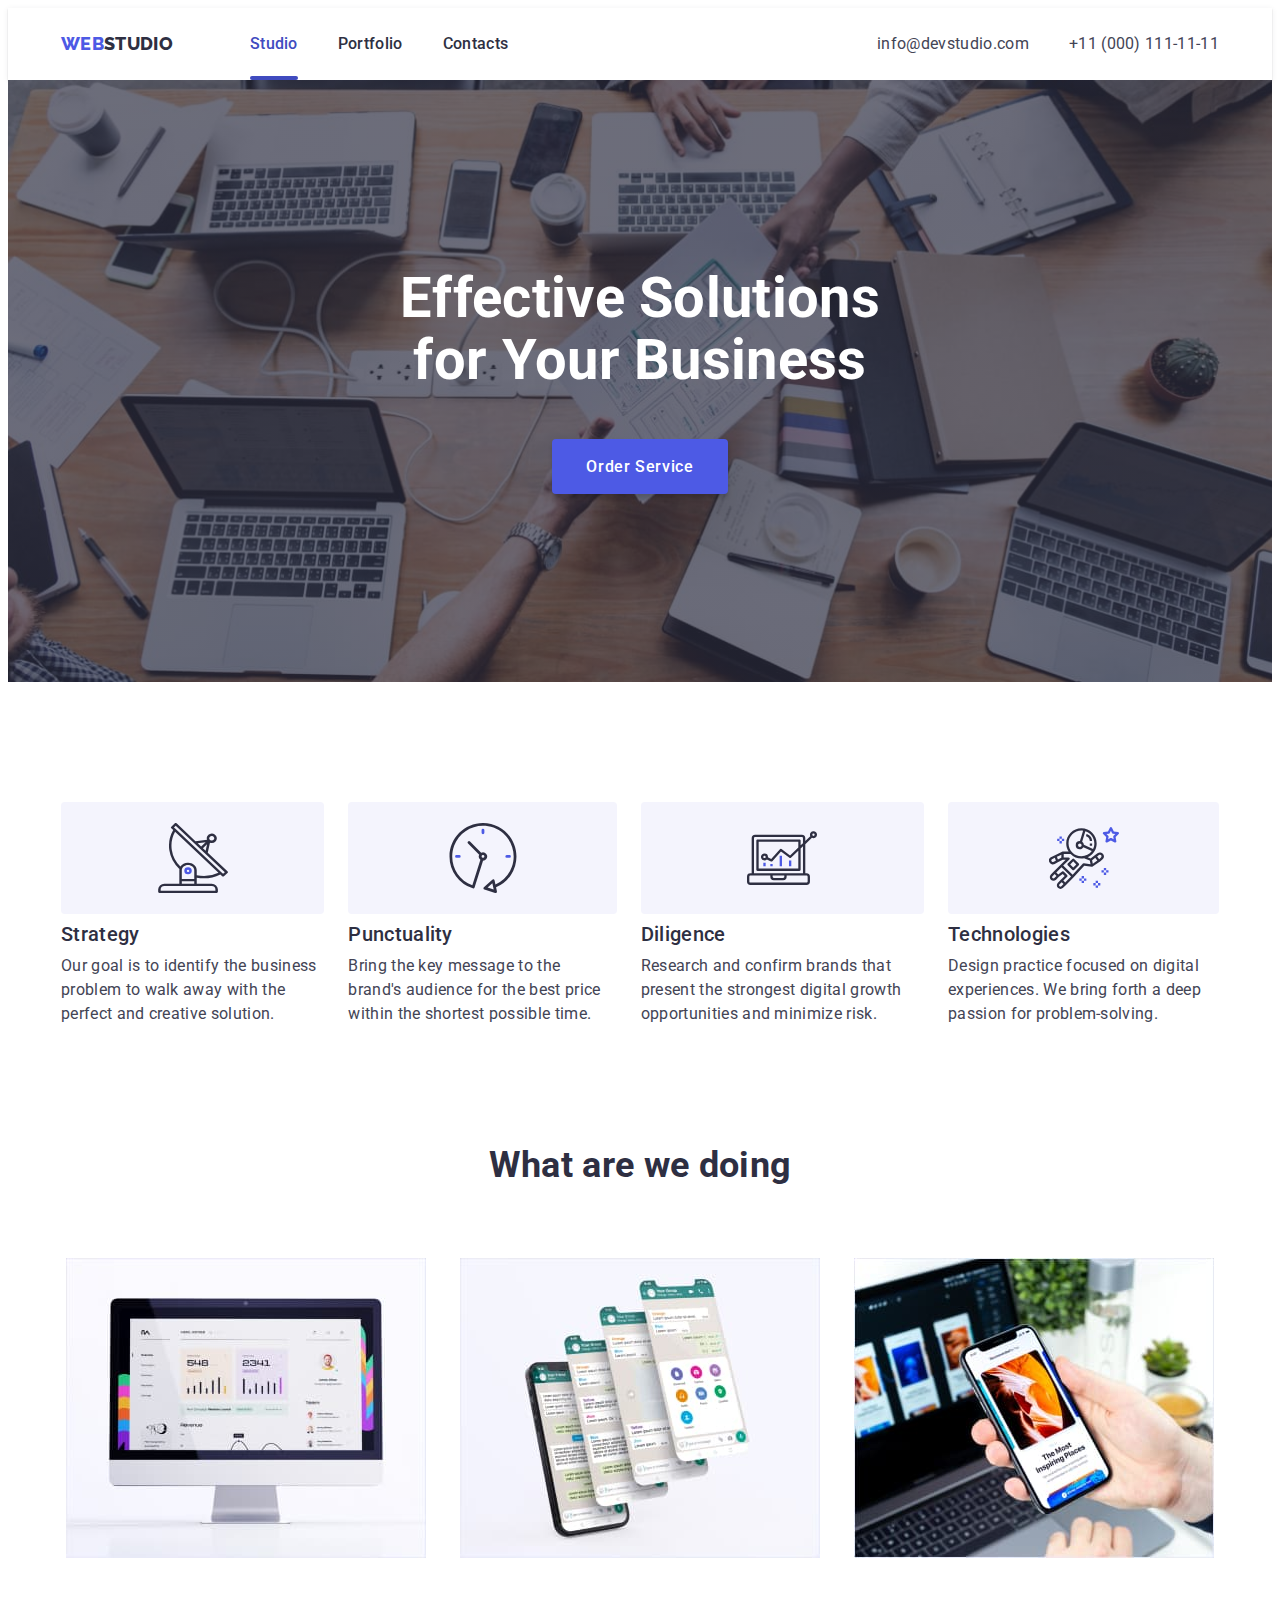
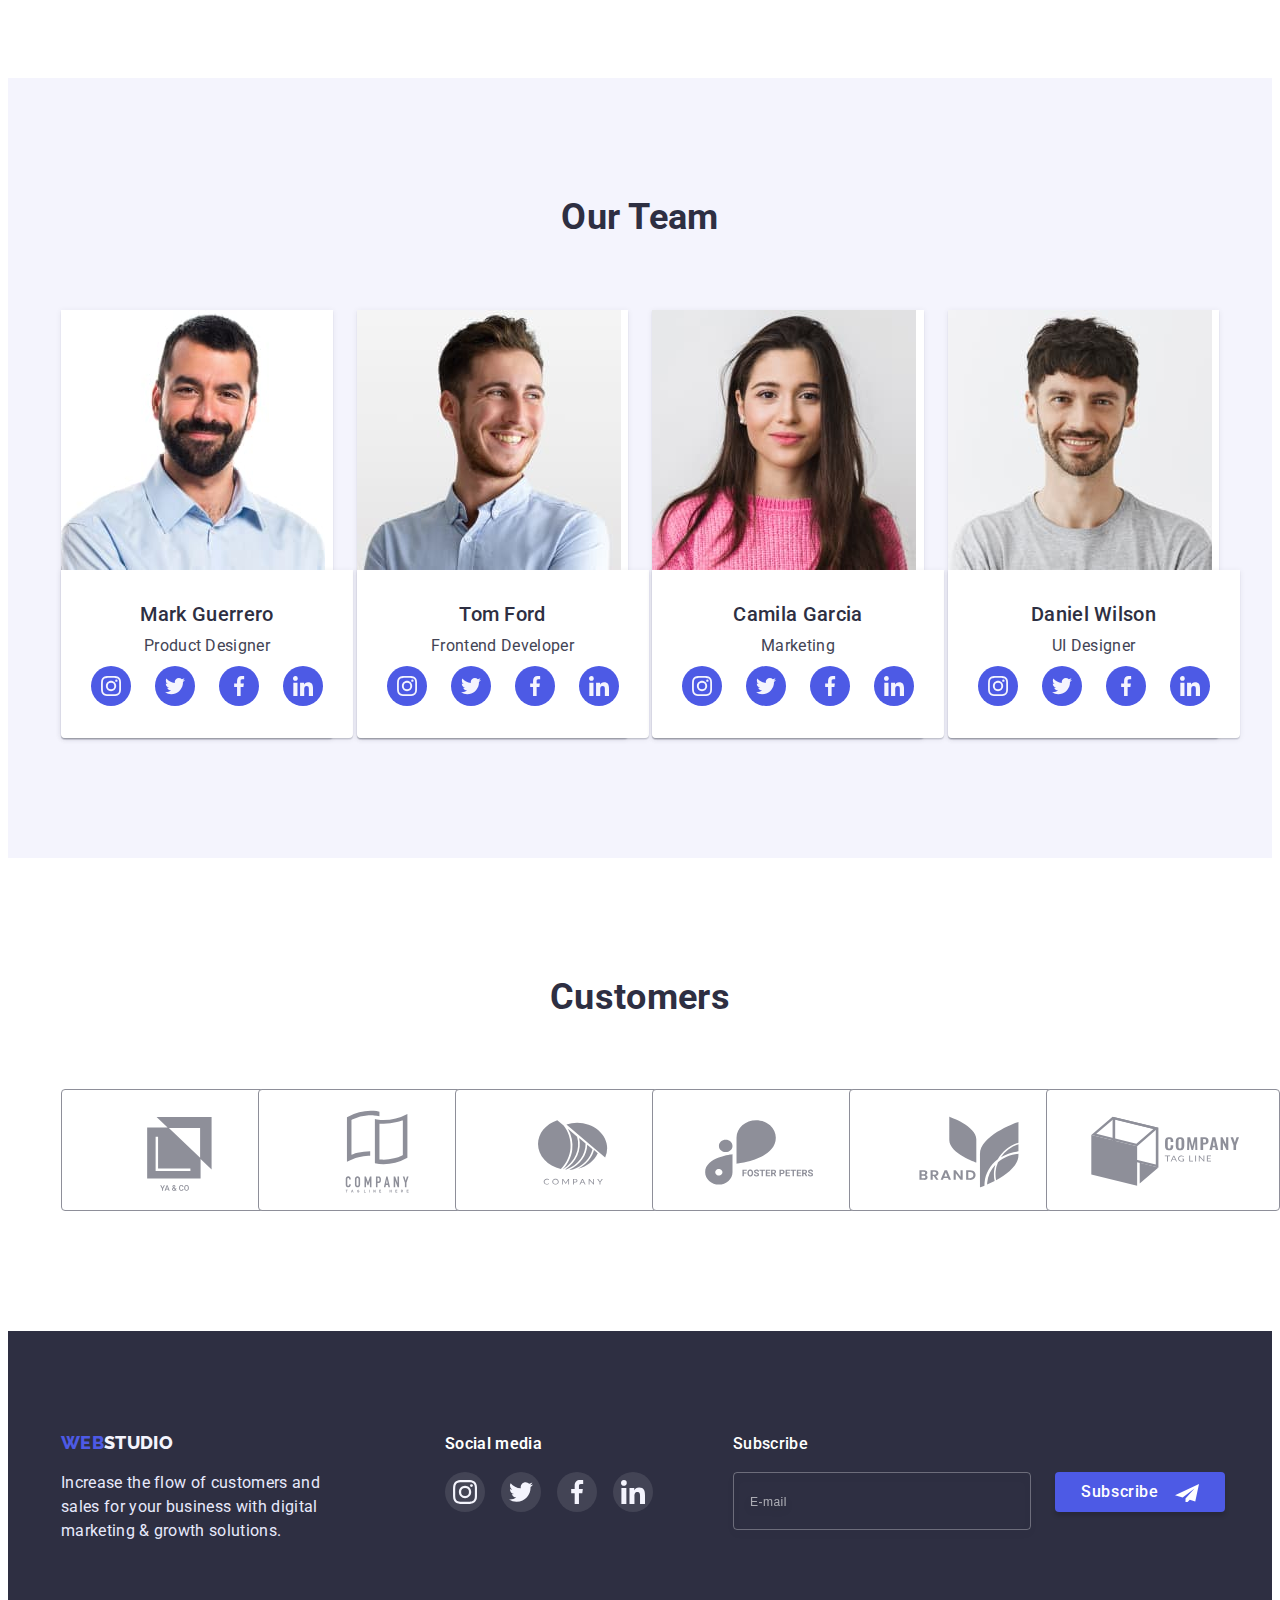
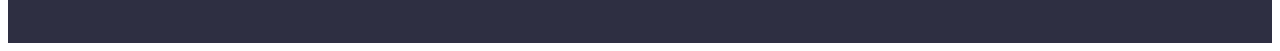
<file: index.html>
<!DOCTYPE html>
<html lang="en">
<head>
    <meta charset="UTF-8">
    <meta http-equiv="X-UA-Compatible" content="IE=edge">
    <meta name="viewport" content="width=device-width, initial-scale=1.0" />
    <title>WebStudio</title>
    <link rel="preconnect" href="https://fonts.googleapis.com">
    <link rel="preconnect" href="https://fonts.gstatic.com" crossorigin>
    <link href="https://fonts.googleapis.com/css2?family=Raleway:wght@800&family=Roboto:wght@400;500;700;900&display=swap" rel="stylesheet">
    <link rel="stylesheet" href="https://cdnjs.cloudflare.com/ajax/libs/modern-normalize/1.1.0/modern-normalize.min.css" 
        integrity="sha512-wpPYUAdjBVSE4KJnH1VR1HeZfpl1ub8YT/NKx4PuQ5NmX2tKuGu6U/JRp5y+Y8XG2tV+wKQpNHVUX03MfMFn9Q==" crossorigin="anonymous" referrerpolicy="no-referrer"/>
    <link rel="stylesheet" href="./css/styles.css">
</head>
<body>
    <header>
        <div class="container nav-heder">
            <a class="logo" href="/">  <span class="logo-web">WEB</span>STUDIO  </a>
            <nav class="nav-div">
                <ul class="navigation list">            
                    <li>  <a href="/" class="nav-link link navigation-active">Studio</a>       </li>
                    <li>  <a href="./portfolio.html" class="nav-link link">Portfolio</a>      </li>
                    <li>  <a href="" class="nav-link link"> Contacts  </a>      </li>
                </ul>
            </nav>
            <div class="auth-div">
                <ul class="auth-nav list">
                    <li><a class="auth-list link" href="mailto:info@devstudio.com">info@devstudio.com</a></li>
                    <li><a class="auth-list link" href="tel:+11(000)111-11-11">+11 (000) 111-11-11</a></li>
                </ul> 
            </div> 
            <button class="menu-toggle js-open-menu " type="button"  aria-expanded="false"
                aria-controls="mobile-menu" >
                <svg class="" width="32" height="22">
                    <use href="./images/icons.svg#menu"></use>
                </svg>
            </button>
        </div>             
    </header>
    <main>
        
        <section class="section-hero">
            <div class="container cont-hero">  
                <h1 class="hero-title">Effective Solutions for Your Business</h1>
                <button  class="sec-hero-button" type="button" data-modal-open>Order Service</button>                    
            </div> 
        </section>
        
        <section class="section-workmeth section">
            <div class="container">
                <h2 class="visually-hidden">Our work methods</h2>
                <ul class="sec-workmeth-ul list">
                    <li class="icon-antena">                        
                        <h3 class="section-title-h3">Strategy</h3>
                        <p class="text">Our goal is to identify the business
                        problem to walk away with the perfect and creative solution. </p>
                    </li>
                    <li class="icon-clock">
                        <h3 class="section-title-h3">Punctuality</h3>
                        <p class="text">Bring the key message to the brand's audience for the best price within the shortest possible time.</p>
                    </li>
                    <li class="icon-diagram">
                        <h3 class="section-title-h3">Diligence</h3>
                        <p class="text">Research and confirm brands that present the strongest digital growth opportunities and minimize risk.</p>
                    </li>
                    <li class="icon-astronaut">
                        <h3 class="section-title-h3">Technologies</h3>
                        <p class="text">Design practice focused on digital experiences. We bring forth a deep passion for problem-solving. </p>
                    </li>
                </ul>
            </div>
        </section>

        <section class="section-doing section">
            <div class="container text-center">
                <h2 class="section-title">What are we doing</h2>
                <ul class="list doing-list">
                    <li> <img srcset="./images/monitor-360.jpg 1x, ./images/monitor-720.jpg 2x" 
                        src="./images/monitor-360.jpg" alt="foto computer monitor" width="360" height="300">  </li>
                    <li> <img srcset="./images/mobileapp-360.jpg 1x, ./images/mobileapp-720.jpg 2x" 
                        src="./images/mobileapp-360.jpg" alt="foto mobile app" width="360" height="300">      </li>
                    <li> <img srcset="./images/notebook-360.jpg 1x, ./images/notebook-720.jpg 2x"
                        src="./images/notebook-360.jpg" alt="foto mobile phones" width="360" height="300">    </li>
                </ul>
            </div>
        </section>

        <section class="section-ourteam section">
            <div class="container text-center">
                <h2 class="section-title">Our Team</h2>
                <ul class="sec-ourteam-ul list">
                    <li class="sec-ourteam">
                        <img srcset="./images/productdes1.jpg 1x, ./images/productdes-520.jpg 2x"
                            src="./images/productdes1.jpg" alt="foto product designer" width="264" height="260">
                        <div class="ourteam-item">
                            <h3 class="section-title-h3">Mark Guerrero</h3>
                            <p class="text"> Product Designer</p> 
                            <ul class="social-list">
                                <li class="social-item">
                                    <a href="" class="social-link instagram">
                                        <svg class="social-icon">
                                            <use href="./images/icons.svg#icon-instagram"></use>
                                        </svg>
                                    </a>
                                </li>
                                <li class="social-item">
                                    <a href="" class="social-link twitter">
                                        <svg class="social-icon">
                                            <use href="./images/icons.svg#icon-twitter"></use>
                                        </svg>
                                    </a>
                                </li>
                                <li class="social-item">
                                    <a href="" class="social-link facebook">
                                        <svg class="social-icon">
                                            <use href="./images/icons.svg#icon-facebook"></use>
                                        </svg>
                                    </a>
                                </li>
                                <li class="social-item">
                                    <a href="" class="social-link linkedin">
                                        <svg class="social-icon">
                                            <use href="./images/icons.svg#icon-linkedin"></use>
                                        </svg>
                                    </a>
                                </li>
                            </ul>

                        </div>            
                    </li>
                    <li class="sec-ourteam">
                        <img srcset="./images/frontenddevelopt1.jpg 1x, ./images/frontenddevelopt-520.jpg 2x"
                            src="./images/frontenddevelopt1.jpg" alt="foto Frontend Developer" width="264" height="260">
                        <div class="ourteam-item">
                            <h3 class="section-title-h3">Tom Ford</h3>
                            <p class="text">Frontend Developer</p>   
                            <ul class="social-list">
                                <li class="social-item">
                                    <a href="" class="social-link instagram">
                                        <svg class="social-icon">
                                            <use href="./images/icons.svg#icon-instagram"></use>
                                        </svg>
                                    </a>
                                </li>
                                <li class="social-item">
                                    <a href="" class="social-link twitter">
                                        <svg class="social-icon">
                                            <use href="./images/icons.svg#icon-twitter"></use>
                                        </svg>
                                    </a>
                                </li>
                                <li class="social-item">
                                    <a href="" class="social-link facebook">
                                        <svg class="social-icon">
                                            <use href="./images/icons.svg#icon-facebook"></use>
                                        </svg>
                                    </a>
                                </li>
                                <li class="social-item">
                                    <a href="" class="social-link linkedin">
                                        <svg class="social-icon">
                                            <use href="./images/icons.svg#icon-linkedin"></use>
                                        </svg>
                                    </a>
                                </li>
                            </ul>  
                        </div> 
                                     
                    </li>
                    <li class="sec-ourteam">
                        <img srcset="./images/marketing1.jpg 1x, ./images/marketing-520.jpg 2x"
                            src="./images/marketing1.jpg" alt="foto girl of Marketing" width="264" height="260">
                        <div class="ourteam-item">
                            <h3 class="section-title-h3">Camila Garcia</h3>
                            <p class="text">Marketing</p>  
                            <ul class="social-list">
                                <li class="social-item">
                                    <a href="" class="social-link instagram">
                                        <svg class="social-icon">
                                            <use href="./images/icons.svg#icon-instagram"></use>
                                        </svg>
                                    </a>
                                </li>
                                <li class="social-item">
                                    <a href="" class="social-link twitter">
                                        <svg class="social-icon">
                                            <use href="./images/icons.svg#icon-twitter"></use>
                                        </svg>
                                    </a>
                                </li>
                                <li class="social-item">
                                    <a href="" class="social-link facebook">
                                        <svg class="social-icon">
                                            <use href="./images/icons.svg#icon-facebook"></use>
                                        </svg>
                                    </a>
                                </li>
                                <li class="social-item">
                                    <a href="" class="social-link linkedin">
                                        <svg class="social-icon">
                                            <use href="./images/icons.svg#icon-linkedin"></use>
                                        </svg>
                                    </a>
                                </li>
                            </ul>
                        </div> 
                                              
                    </li>
                    <li class="sec-ourteam">
                        <img srcset="./images/uidesiner1.jpg 1x, ./images/uidesiner-520.jpg 2x"
                            src="./images/uidesiner1.jpg" alt="foto UI Designer" width="264" height="260">                        
                        <div class="ourteam-item">
                            <h3 class="section-title-h3">Daniel Wilson</h3>
                            <p class="text">UI Designer</p>   
                            <ul class="social-list">
                                <li class="social-item">
                                    <a href="" class="social-link instagram">
                                        <svg class="social-icon">
                                            <use href="./images/icons.svg#icon-instagram"></use>
                                        </svg>
                                    </a>
                                </li>
                                <li class="social-item">
                                    <a href="" class="social-link twitter">
                                        <svg class="social-icon">
                                            <use href="./images/icons.svg#icon-twitter"></use>
                                        </svg>
                                    </a>
                                </li>
                                <li class="social-item">
                                    <a href="" class="social-link facebook">
                                        <svg class="social-icon">
                                            <use href="./images/icons.svg#icon-facebook"></use>
                                        </svg>
                                    </a>
                                </li>
                                <li class="social-item">
                                    <a href="" class="social-link linkedin">
                                        <svg class="social-icon">
                                            <use href="./images/icons.svg#icon-linkedin"></use>
                                        </svg>
                                    </a>
                                </li>
                            </ul>  
                        </div> 
                                           
                    </li>
                </ul>
            </div>
        </section>  
        
        <section class="section-customers section">
            <div class="container text-center">
                <h2 class="section-title">Customers</h2>
                <ul class="customer-list list">
                    <li>
                        <a href="" class="customer-link client1">
                            <svg class="customer-icon">
                                <use href="./images/icons.svg#icon-client-1"></use>
                            </svg>
                        </a>
                    </li>
                    <li>
                        <a href="" class="customer-link client2">
                            <svg class="customer-icon">
                                <use href="./images/icons.svg#icon-client-2"></use>
                            </svg>
                        </a>
                    </li>
                    <li>
                        <a href="" class="customer-link client3">
                            <svg class="customer-icon">
                                <use href="./images/icons.svg#icon-client-3"></use>
                            </svg>
                        </a>
                    </li>
                    <li>
                        <a href="" class="customer-link client4">
                            <svg class="customer-icon">
                                <use href="./images/icons.svg#icon-client-4"></use>
                            </svg>
                        </a>
                    </li>
                    <li>
                        <a href="" class="customer-link client5">
                            <svg class="customer-icon">
                                <use href="./images/icons.svg#icon-client-5"></use>
                            </svg>
                        </a>
                    </li>
                    <li>
                        <a href="" class="customer-link client6">
                            <svg class="customer-icon">
                                <use href="./images/icons.svg#icon-client-6"></use>
                            </svg>
                        </a>
                    </li>
                </ul>
            </div>
        </section>
       
    </main>
    <footer class="cont-footer">
        <div class="container footer-div">
            <div>
                <a class="logo-footer" href="/" >  <span class="logo-web">WEB</span>STUDIO  </a>
                <p class="footer-text">Increase the flow of customers and sales for your business with digital marketing & growth solutions.</p>
            </div>
            <div class="footer-social-item">
                <p class="soc-link-text">Social media</p>
                <ul class="social-list footer">
                    <li class="social-item">
                        <a href="" class="social-link instagram footer">
                            <svg class="social-icon footer">
                                <use href="./images/icons.svg#icon-instagram"></use>
                            </svg>
                        </a>
                    </li>
                    <li class="social-item">
                        <a href="" class="social-link twitter footer">
                            <svg class="social-icon footer">
                                <use href="./images/icons.svg#icon-twitter"></use>
                            </svg>
                        </a>
                    </li>
                    <li class="social-item">
                        <a href="" class="social-link facebook footer">
                            <svg class="social-icon footer">
                                <use href="./images/icons.svg#icon-facebook"></use>
                            </svg>
                        </a>
                    </li>
                    <li class="social-item">
                        <a href="" class="social-link linkedin footer">
                            <svg class="social-icon footer">
                                <use href="./images/icons.svg#icon-linkedin"></use>
                            </svg>
                        </a>
                    </li>
                </ul>  
            </div>
            <div class="footer-subscribe-div">
                <p class="footer-label">Subscribe</p>
                <form class="footer-button-div">
                    <input class="footer-input" type="email" name="footer-Email" id="footer-Email" placeholder="E-mail"/>
                    <button class="sec-hero-button footer-button" type="submit">Subscribe
                        <svg  class="footer-svg">
                            <use href="./images/icons.svg#subscribe-button" ></use>
                        </svg>
                    </button>
                </form>    
            </div>
        </div>
    </footer>
    <div class="backdrop is-hidden" data-modal>
        <div class="modal">
            <button class="close-button" type="button" data-modal-close>
                <svg  class="close-svg">
                    <use href="./images/icons.svg#close-button"></use>
                </svg>
            </button>
            <h3 class="modal-text">Leave your contacts and we will call you back</h3>
            <form class="modal-form">

                <div class="input-div">
                    <label for="name" class="modal-label">Name</label>
                    <input class="modal-input" type="text" name="name" id="name" autofocus/>
                    <div>
                        <svg class="input-svg">
                            <use href="./images/icons.svg#input-name"></use>
                        </svg>
                    </div>
                </div>

                <div class="input-div">
                    <label for="phone" class="modal-label">Phone</label>
                    <input class="modal-input" type="tel" name="phone" id="phone" />
                    <div>
                        <svg class="input-svg">
                            <use href="./images/icons.svg#input-phone"></use>
                        </svg>
                    </div>
                </div>

                <div class="input-div">
                    <label for="Email" class="modal-label">Email</label>
                    <input class="modal-input" type="email" name="Email" id="Email"/>
                    <div>
                        <svg class="input-svg">
                            <use href="./images/icons.svg#input-email"></use>
                        </svg>
                    </div>
                </div>

                <div class="input-div">
                    <label for="Comment" class="modal-label">Comment</label>
                    <textarea class="modal-input" name="Comment" id="Comment" cols="30" rows="10" placeholder="Text input"></textarea>
                </div>

                <label class="checkbox">
                    <input  type="checkbox" name="policy" class="visually-hidden check-input"/>
                    <span class="check-icon">
                        <svg>
                            <use href="./images/icons.svg#check-input"></use>
                        </svg>
                    </span>
                    <span class="modal-checkbox">I accept the terms and conditions of the  <a href=""> Privacy Policy </a> </span>
                </label>
                
                <button class="sec-hero-button modal-button" type="submit">Send</button>
                

            </form>
        </div>
    </div>
    <div class="menu-container js-menu-container" id="mobile-menu">
        <button class="menu-toggle js-close-menu close-button">
            <svg class="close-svg" width="8" height="8">
                <use href="./images/icons.svg#close-button"></use>
            </svg>
        </button>
    
        <ul class="mobile-menu list">
            <li><a href="./index.html" class="nav-link link active">Studio</a></li>
            <li><a href="./portfolio.html" class="nav-link link">Portfolio</a></li>
            <li><a href="" class="nav-link link">Contacts</a></li>
        </ul>
        <div>
            <ul class="mobile-auth list">
                <li><a class="auth-list link" href="mailto:info@devstudio.com">info@devstudio.com</a></li>
                <li><a class="auth-list link active" href="tel:+11(000)111-11-11">+11 (000) 111-11-11</a></li>
            </ul>
            <ul class="social-list">
                <li class="social-item">
                    <a href="" class="social-link instagram">
                        <svg class="social-icon">
                            <use href="./images/icons.svg#icon-instagram"></use>
                        </svg>
                    </a>
                </li>
                <li class="social-item">
                    <a href="" class="social-link twitter">
                        <svg class="social-icon">
                            <use href="./images/icons.svg#icon-twitter"></use>
                        </svg>
                    </a>
                </li>
                <li class="social-item">
                    <a href="" class="social-link facebook">
                        <svg class="social-icon">
                            <use href="./images/icons.svg#icon-facebook"></use>
                        </svg>
                    </a>
                </li>
                <li class="social-item">
                    <a href="" class="social-link linkedin">
                        <svg class="social-icon">
                            <use href="./images/icons.svg#icon-linkedin"></use>
                        </svg>
                    </a>
                </li>
            </ul>
        </div>
    </div>
    <script src="./js/modal.js"></script>
    <script src="./js/mobile-menu.js"></script>
</body>
</html>
</file>
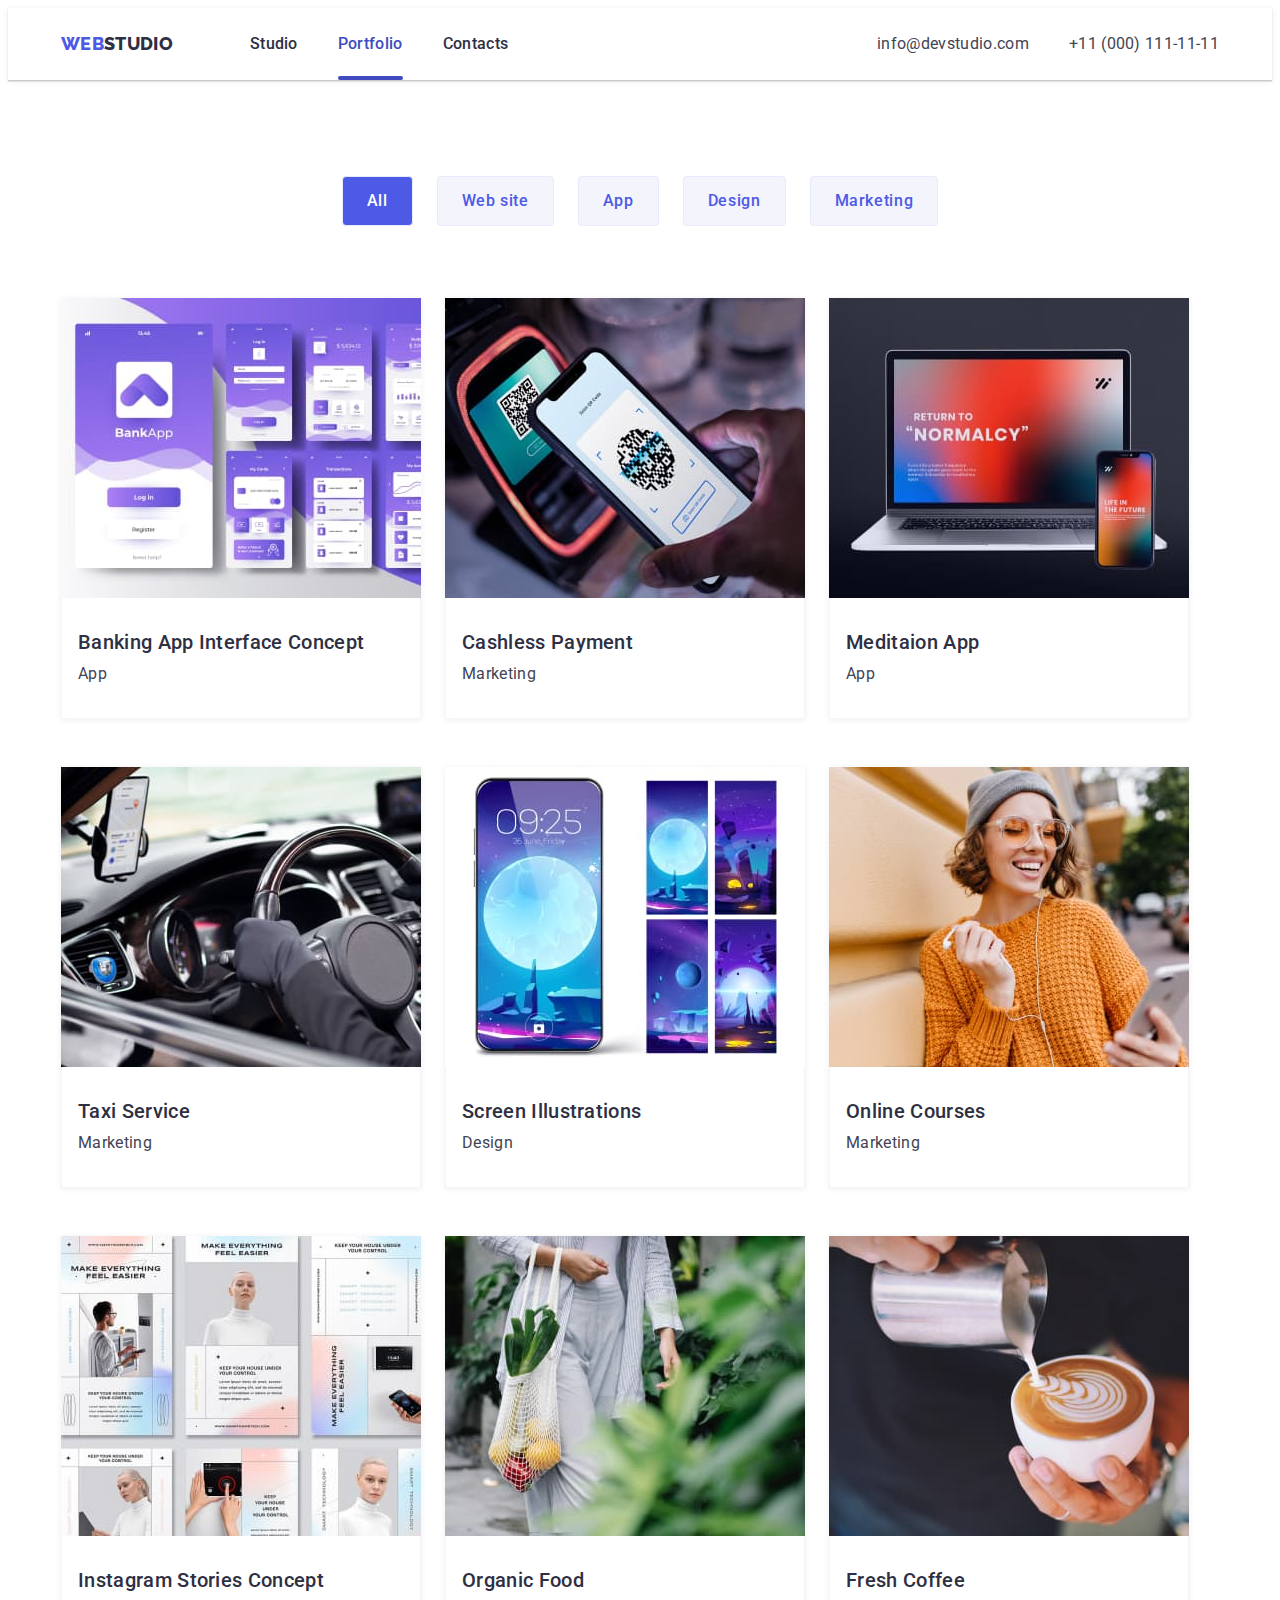
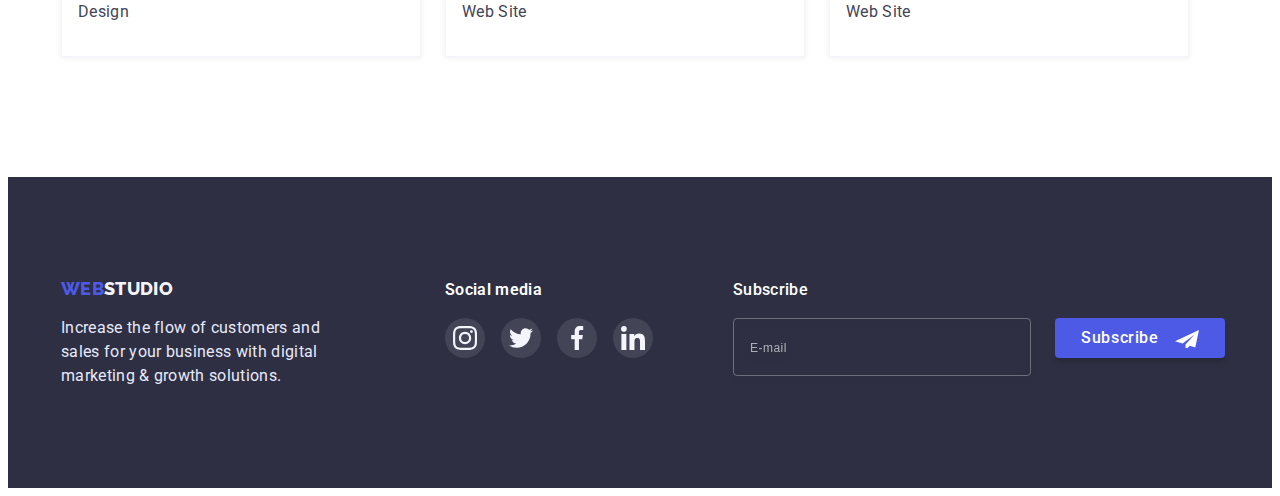
<file: portfolio.html>
<!DOCTYPE html>
<html lang="en">
<head>
    <meta charset="UTF-8">
    <meta http-equiv="X-UA-Compatible" content="IE=edge">
    <meta name="viewport" content="width=device-width, initial-scale=1.0">
    <title>WebStudio_portfolio</title>
    <link rel="preconnect" href="https://fonts.googleapis.com">
    <link rel="preconnect" href="https://fonts.gstatic.com" crossorigin>
    <link href="https://fonts.googleapis.com/css2?family=Raleway:wght@800&family=Roboto:wght@400;500;700;900&display=swap" rel="stylesheet">
    <link rel="stylesheet" href="https://cdnjs.cloudflare.com/ajax/libs/modern-normalize/1.1.0/modern-normalize.min.css" integrity="sha512-wpPYUAdjBVSE4KJnH1VR1HeZfpl1ub8YT/NKx4PuQ5NmX2tKuGu6U/JRp5y+Y8XG2tV+wKQpNHVUX03MfMFn9Q==" crossorigin="anonymous" referrerpolicy="no-referrer" />
    <link rel="stylesheet" href="./css/styles.css">
</head>
<body>
    <header>
        <div class="container nav-heder">
            <a class="logo" href="./index.html">  <span class="logo-web">WEB</span>STUDIO  </a>
            <nav class="nav-div">
                <ul class="navigation list">            
                    <li>  <a href="./index.html" class="nav-link link"> Studio   </a>       </li>
                    <li>  <a href="./portfolio.html" class="nav-link link navigation-active"> Portfolio </a>      </li>
                    <li>  <a href="" class="nav-link link"> Contacts  </a>      </li>
                </ul>
            </nav>
            <div class="auth-div">
                <ul class="auth-nav list">
                    <li><a class="auth-list link" href="mailto:info@devstudio.com">info@devstudio.com</a></li>
                    <li><a class="auth-list link" href="tel:+11(000)111-11-11">+11 (000) 111-11-11</a></li>
                </ul> 
            </div> 
            <button class="menu-toggle js-open-menu " type="button" aria-expanded="false" aria-controls="mobile-menu">
                <svg class="" width="32" height="22">
                    <use href="./images/icons.svg#menu"></use>
                </svg>
            </button>
        </div>             
    </header>
    <main class="portfolio">
        <section class="portfolio-section">
            <Div class="container">
                <h1 class="visually-hidden">Portfolio</h1>
                <ul class="filtr list">
                    <li><button class="filtr-button all active " type="button">All</button></li>
                    <li><button class="filtr-button web " type="button">Web site</button></li>
                    <li><button class="filtr-button app " type="button">App</button></li>
                    <li><button class="filtr-button design " type="button">Design</button></li>
                    <li><button class="filtr-button Marketing " type="button">Marketing</button></li>
                </ul>    
                
                <ul class="portfolio-works list">
                    <li class="portfolio-progect-card">
                        <a href="" class="portf-link">                        
                            <div class="portf-tumba">
                                <img class="portfolio-img" srcset="./images/banking_app.jpg 1x, ./images/banking_app-720.jpg 2x"
                                src="./images/banking_app.jpg" alt="foto_banking_app" >
                                <p class="portfolio-text text ">14 Stylish and User-Friendly App Design Concepts · Task Manager App · Calorie Tracker App · Exotic Fruit Ecommerce App · Cloud Storage App</p>
                            </div>
                            <div class="portf-item">
                                <h2 class="section-title-h3">Banking App Interface Concept</h2>
                                <p class="text">App</p>
                            </div>
                            
                        </a>
                    </li>
                    <li class="portfolio-progect-card">
                        <a href="" class="portf-link">
                            <div class="portf-tumba">
                                <p class="portfolio-text text ">Lorem ipsum dolor sit amet consectetur adipisicing elit. Temporibus aut quod omnis! Expedita, autem possimus.</p>
                                <img class="portfolio-img" srcset="./images/cashless_pay.jpg 1x, ./images/cashless_pay-720.jpg 2x"
                                src="./images/cashless_pay.jpg" alt="foto_cashless_payment" >
                            </div>
                            
                            <div class="portf-item">
                                <h2 class="section-title-h3">Cashless Payment</h2>
                                <p class="text">Marketing</p>
                                
                            </div>
                            
                        </a>
                    </li>
                    <li class="portfolio-progect-card">
                        <a href="" class="portf-link">
                            <div class="portf-tumba">
                                <p class="portfolio-text text ">Lorem ipsum dolor sit amet consectetur adipisicing elit. Temporibus aut quod omnis! Expedita, autem possimus.</p>
                                <img class="portfolio-img" srcset="./images/meditation_app.jpg 1x, ./images/meditation_app-720.jpg 2x"
                                src="./images/meditation_app.jpg" alt="foto_Meditaion App" >
                            </div>
                            
                            <div class="portf-item">
                                <h2 class="section-title-h3">Meditaion App</h2>
                                <p class="text">App</p>
                            </div>
                            
                        </a>
                    </li>
                    <li class="portfolio-progect-card">
                        <a href="" class="portf-link">
                            <div class="portf-tumba">
                                <p class="portfolio-text text ">Lorem ipsum dolor sit amet consectetur adipisicing elit. Temporibus aut quod omnis! Expedita, autem possimus.</p>
                                <img class="portfolio-img" srcset="./images/taxi.jpg 1x, ./images/taxi-720.jpg 2x"
                                src="./images/taxi.jpg" alt="foto_taxi_servise" >
                            </div>
                            
                            <div class="portf-item">
                                <h2 class="section-title-h3">Taxi Service</h2>
                                <p class="text">Marketing</p>
                            </div>
                            
                        </a>
                    </li>
                    <li class="portfolio-progect-card">
                        <a href="" class="portf-link">
                            <div class="portf-tumba">
                                <p class="portfolio-text text ">Lorem ipsum dolor sit amet consectetur adipisicing elit. Temporibus aut quod omnis! Expedita, autem possimus.</p>
                                <img class="portfolio-img" srcset="./images/screen_ilustration.jpg 1x, ./images/screen_ilustration-720.jpg 2x"
                                src="./images/screen_ilustration.jpg" alt="foto_screen_ilustrations" >
                            </div>
                            
                            <div class="portf-item">
                                <h2 class="section-title-h3">Screen Illustrations</h2>
                                <p class="text">Design</p>
                            </div>
                            
                        </a>
                    </li>
                    <li class="portfolio-progect-card">
                        <a href="" class="portf-link">
                            <div class="portf-tumba">
                                <p class="portfolio-text text ">Lorem ipsum dolor sit amet consectetur adipisicing elit. Temporibus aut quod omnis! Expedita, autem possimus.</p>
                                <img class="portfolio-img" srcset="./images/online_courses.jpg 1x, ./images/online_courses-720.jpg 2x"
                                src="./images/online_courses.jpg" alt="foto_online_courses" >
                            </div>
                            
                            <div class="portf-item">
                                <h2 class="section-title-h3">Online Courses</h2>
                                <p class="text">Marketing</p>
                            </div>
                            
                        </a>
                    </li>
                    <li class="portfolio-progect-card">
                        <a href="" class="portf-link">
                            <div class="portf-tumba">
                                <p class="portfolio-text text ">Lorem ipsum dolor sit amet consectetur adipisicing elit. Temporibus aut quod omnis! Expedita, autem possimus.</p>
                                <img class="portfolio-img" srcset="./images/insta_stories.jpg 1x, ./images/insta_stories-720.jpg 2x"
                                src="./images/insta_stories.jpg" alt="foto_insta_stories" >
                            </div>
                            
                            <div class="portf-item">
                                <h2 class="section-title-h3">Instagram Stories Concept</h2>
                                <p class="text">Design</p>
                            </div>
                            
                        </a>
                    </li>
                    <li class="portfolio-progect-card">
                        <a href="" class="portf-link">
                            <div class="portf-tumba">
                                <p class="portfolio-text text ">Lorem ipsum dolor sit amet consectetur adipisicing elit. Temporibus aut quod omnis! Expedita, autem possimus.</p>
                                <img class="portfolio-img" srcset="./images/organic_food.jpg 1x, ./images/organic_food-720.jpg 2x"
                                src="./images/organic_food.jpg" alt="foto_organic_food" >
                            </div>
                            
                            <div class="portf-item">
                                <h2 class="section-title-h3">Organic Food</h2>
                                <p class="text">Web Site</p>
                            </div>
                            
                        </a>
                    </li>
                    <li class="portfolio-progect-card">
                        <a href="" class="portf-link">
                            <div class="portf-tumba">
                                <p class="portfolio-text text ">Lorem ipsum dolor sit amet consectetur adipisicing elit. Temporibus aut quod omnis! Expedita, autem possimus.</p>
                                <img class="portfolio-img" srcset="./images/fresh_coffe.jpg 1x, ./images/fresh_coffe-720.jpg 2x"
                                src="./images/fresh_coffe.jpg" alt="foto_fresh_coffe" >
                            </div>
                            
                            <div class="portf-item">
                                <h2 class="section-title-h3">Fresh Coffee</h2>
                                <p class="text">Web Site</p>
                            </div>
                            
                        </a>
                    </li>
                    
                </ul>
            </Div>

        </section>

    </main>
    <footer class="cont-footer">
        <div class="container footer-div">
            <div>
                <a class="logo-footer" href="./index.html" >  <span class="logo-web">WEB</span>STUDIO  </a>
                <p class="footer-text">Increase the flow of customers and sales for your business with digital marketing & growth solutions.</p>
            </div>
            <div class="footer-social-item">
                <p class="soc-link-text">Social media</p>
                <ul class="social-list footer">
                    <li class="social-item">
                        <a href="" class="social-link instagram footer">
                            <svg class="social-icon footer">
                                <use href="./images/icons.svg#icon-instagram"></use>
                            </svg>
                        </a>
                    </li>
                    <li class="social-item">
                        <a href="" class="social-link twitter footer">
                            <svg class="social-icon footer">
                                <use href="./images/icons.svg#icon-twitter"></use>
                            </svg>
                        </a>
                    </li>
                    <li class="social-item">
                        <a href="" class="social-link facebook footer">
                            <svg class="social-icon footer">
                                <use href="./images/icons.svg#icon-facebook"></use>
                            </svg>
                        </a>
                    </li>
                    <li class="social-item">
                        <a href="" class="social-link linkedin footer">
                            <svg class="social-icon footer">
                                <use href="./images/icons.svg#icon-linkedin"></use>
                            </svg>
                        </a>
                    </li>
                </ul>  
            </div>
            <div class="footer-subscribe-div">
                <label for="footer-Email" class="footer-label">Subscribe</label>
                <div class="footer-button-div">
                    <input class="footer-input" type="email" name="footer-Email" id="footer-Email" placeholder="E-mail" />
                    <button class="sec-hero-button footer-button" type="submit">Subscribe
                        <svg class="footer-svg">
                            <use href="./images/icons.svg#subscribe-button"></use>
                        </svg>
                    </button>
            
                </div>
            </div>
        </div>
    </footer>
    <div class="menu-container js-menu-container" id="mobile-menu">
        <button class="menu-toggle js-close-menu close-button">
            <svg class="close-svg" width="8" height="8">
                <use href="./images/icons.svg#close-button"></use>
            </svg>
        </button>

        <ul class="mobile-menu list">
            <li><a href="./index.html" class="nav-link link">Studio</a></li>
            <li><a href="./portfolio.html" class="nav-link link active">Portfolio</a></li>
            <li><a href="" class="nav-link link">Contacts</a></li>
        </ul>
        <div>
            <ul class="mobile-auth list">
                <li><a class="auth-list link" href="mailto:info@devstudio.com">info@devstudio.com</a></li>
                <li><a class="auth-list link" href="tel:+11(000)111-11-11">+11 (000) 111-11-11</a></li>
            </ul>
            <ul class="social-list">
                <li class="social-item">
                    <a href="" class="social-link instagram">
                        <svg class="social-icon">
                            <use href="./images/icons.svg#icon-instagram"></use>
                        </svg>
                    </a>
                </li>
                <li class="social-item">
                    <a href="" class="social-link twitter">
                        <svg class="social-icon">
                            <use href="./images/icons.svg#icon-twitter"></use>
                        </svg>
                    </a>
                </li>
                <li class="social-item">
                    <a href="" class="social-link facebook">
                        <svg class="social-icon">
                            <use href="./images/icons.svg#icon-facebook"></use>
                        </svg>
                    </a>
                </li>
                <li class="social-item">
                    <a href="" class="social-link linkedin">
                        <svg class="social-icon">
                            <use href="./images/icons.svg#icon-linkedin"></use>
                        </svg>
                    </a>
                </li>
            </ul>
        </div>
    </div>
    <script src="./js/mobile-menu.js"></script>
</body>
</html>
</file>
<file: css/styles.css>
/* колір WEB, Focused, Active states Links; background кнопки #4D5AE5  */
:root {
    --brand-color: #4D5AE5;
    --background: #2E2F42;
    --zagolovok: #2E2F42;
    --hover-color: #404BBF;
    /* колір тексту    */
    --text: #434455;
    --studio: #F4F4FD;
    /*  текст підвал                  #E7E9FC  */
    --accent: #E7E9FC;

    --margin-left: 24px;
    --margim-top-botton-h3p: 32px;
    --margin-top-p: 8px;
}


body {
    background-color: #FFFFFF;
    color: var(--text);
    font-family: 'Roboto', sans-serif;
    font-style: normal;
    letter-spacing: 0.02em;
}

.list {
    list-style: none;
}

h1,
h2,
h3,
h4,
p,
ul,
li {
    margin: 0px;
    padding: 0px;
}

img {
    display: block;
    max-width: 100%;
    height: auto;
}

/* кнопки, зсилки */
.logo-footer,
.logo {
    text-decoration-line: none
}

.link {
    text-decoration-line: none;
    font-family: inherit;
    display: block;
    transition-property: color;
    transition-duration: 250ms;
    transition-timing-function: cubic-bezier(0.4, 0, 0.2, 1);
}

.link:hover,
.link:focus {
    color: var(--brand-color);
    background-color: #FFFFFF
}
.container{display: block;
    margin-left: auto;
    margin-right: auto;
    padding-left: 15px;
    padding-right: 15px;
    /* padding-top: 96px;
    padding-bottom: 96px; */
    max-width: 1158px;
}
@media screen and (max-width: 767px) {
    .container { max-width: 428px;}
}
@media screen and (min-width: 768px) and (max-width: 1199px) {
    .container {
        max-width: 768px;
    }
}
.section {
    padding-top: 96px;
    padding-bottom: 96px;
}
@media screen and (min-width: 1200px){
    .section {
            padding-top: 120px;
            padding-bottom: 120px;
        }
}



/*           __________________ Heder_________________*/
header {
    box-shadow: 0px 2px 1px rgba(46, 47, 66, 0.08),
        0px 1px 1px rgba(46, 47, 66, 0.16),
        0px 1px 6px rgba(46, 47, 66, 0.08);
}

.nav-heder {display: flex;
    
}

@media screen and (max-width: 767px) {
    .nav-heder{
        justify-content: space-between;
        align-items: center; 
        padding-top:  24px;
        padding-bottom: 24px;
    }
}
@media screen and (min-width: 768px) {
    .nav-heder {
        padding-top: 0px;
        padding-bottom: 0px;
    }
}

@media screen and (max-width: 767px) { 
    .nav-div {
        display: none;} 
}
.nav-div {
    margin-left: 77px;
}

.nav-link {
    display: inline-block;
    position: relative;
    color: var(--zagolovok);
    font-weight: 500;
    font-size: 16px;
    line-height: 1.5;
    padding-top: 24px;
    padding-bottom: 24px;
}

.nav-link.navigation-active {
    color: var(--hover-color);
}

.nav-link.navigation-active::after {
    content: "";
    position: absolute;
    bottom: 0;
    left: 0;
    width: 100%;
    height: 4px;
    background-color: var(--hover-color);
    border-radius: 2px;
}
.navigation {
    display: flex;
}

.navigation>li:not(:first-child) {
    margin-left: 40px;
}

.nav-heder {
    display: flex;
    align-items: center;
}




@media screen and (max-width: 767px){
    .auth-div {
        display: none;
    }
}
.auth-div {
    margin-left: auto;
}

.logo-web {
    color: var(--brand-color);
}

.logo {
    color: var(--zagolovok);
    font-family: 'Raleway', sans-serif;
    font-weight: 800;
    font-size: 18px;
    line-height: 1.3;
}

.menu-toggle {
    margin: 0px;
    padding: 0px;
    border-radius: 50%;
    border-style: none;
    background-color: transparent;
}
@media screen and (min-width: 768px) {
    .menu-toggle {
        display: none;
    }
}

.auth-div {
    margin-left: auto;
}
@media screen and (min-width:768px) and (max-width:1199px) {
    .auth-div {padding-top: 12px;   }    
}
@media screen and (min-width:768px) and (max-width:1199px){
     .auth-nav>li+li { margin-top: 4px; }
}
.auth-nav {
    font-size: 12px;
    line-height: 1.33;
}

@media screen and (min-width: 1200px){
    .auth-nav {display: flex;
        font-size: 16px;
        line-height: 1.5;    }
}
@media screen and (min-width: 1200px) {
    .auth-nav>li+li { margin-left: 40px;}
}

.auth-list {
    color: var(--text);
}
@media screen and (min-width: 1200px) {
    .auth-list {
        padding-top: 24px;
        padding-bottom: 24px;    }
}
.auth-list.link:focus,
.auth-list.link:hover {
    color: var(--hover-color);
}
    
/* _______________________________________hero-section_______________________ */

.cont-hero {
    padding-top: 112px;
    padding-bottom: 112px;
    text-align: center;
}
@media screen and (min-width: 1200px) {
    .cont-hero {
        padding-top: 188px;
        padding-bottom: 188px;}
}
.hero-title {
    color: #FFFFFF;
    font-weight: 700;
    
    line-height: 1.1;
        
    margin-left: auto;
    margin-right: auto;
}
@media screen  and (max-width:767px)
{   .hero-title {
        max-width: 318px;
        font-size: 36px;}
}
@media screen and (min-width: 768px){
    .hero-title {
        max-width: 496px;
        font-size: 56px;        }
}

.section-hero {
    margin-left: auto;
    margin-right: auto;
    display: block;

    max-width: 1440px;
    background-image: linear-gradient(to right, rgba(46, 47, 66, 0.7), rgba(46, 47, 66, 0.7)), url(../images/people-office-1.jpg);
    background-repeat: no-repeat;

    background-position: center;
    background-size: cover;
}
@media screen and (min-device-pixel-ratio: 2),
    screen and (min-resolution: 192dpi),
    screen and (min-resolution: 2dppx) {
    .section-hero {
        background-image: linear-gradient(to right, rgba(46, 47, 66, 0.7), rgba(46, 47, 66, 0.7)), url(../images/people-office-2800.jpg);
    }
}
.sec-hero-button {
    background-color: var(--brand-color);
    color: #FFFFFF;
    cursor: pointer;
    font-family: inherit;
    font-style: normal;
    font-weight: 500;
    font-size: 16px;
    line-height: 1.2;
    letter-spacing: 0.04em;

    padding: 16px 32px;
    margin-top: 48px;

    border-color: transparent;
    box-shadow: 0px 4px 4px rgba(0, 0, 0, 0.15);
    border-radius: 4px;

    transition-property: box-shadow, background-color;
    transition-duration: 250ms;
    transition-timing-function: cubic-bezier(0.4, 0, 0.2, 1);
}

.sec-hero-button:hover {
    box-shadow: 0px 1px 6px rgba(46, 47, 66, 0.08), 0px 1px 1px rgba(46, 47, 66, 0.16), 0px 2px 1px rgba(46, 47, 66, 0.08);
    border-radius: 4px;
    background-color: var(--hover-color);

}

.sec-hero-button:focus {
    background: var(--hover-color);
    box-shadow: 0px 4px 4px rgba(0, 0, 0, 0.15);
    border-radius: 4px;
    border-color: transparent;
}

/* ____________________________________work method___________________________ */

.visually-hidden {position: absolute;
    white-space: nowrap;
    width: 1px;
    height: 1px;
    overflow: hidden;
    border: 0;
    padding: 0;
    clip: rect(0 0 0 0);
    clip-path: inset(50%);
    margin: -1px;
}

.section-title-h3 {
    color:  var(--zagolovok);
    font-weight: 700;
    font-size: 36px;
    line-height: 1.11;    
}
@media screen and (min-width:1200px) {
    .section-title-h3 {font-weight: 500;
        font-size: 20px;
        line-height: 24px;}
}

@media screen and (max-width: 767px) {
    .section-title-h3 {
        text-align: center;    }
}

@media screen and (max-width: 767px) {
    .sec-workmeth-ul>li:not(:first-child)  {
        margin-top: 72px;    }
}
@media screen and (min-width: 768px) and (max-width: 1199px){
    .sec-workmeth-ul {
        display: flex;
        flex-wrap: wrap; 
        row-gap: 72px;
        column-gap: 24px;  }
}

@media screen and (min-width: 768px) and (max-width: 1199px) {
    .sec-workmeth-ul > li {
        width: calc((100% - 24px)/2);            }
}

.text {
    font-size: 16px;
    line-height: 1.5;

    margin-top: var(--margin-top-p);
}
@media screen and (min-width: 1200px) {
    .sec-workmeth-ul {
        display: flex;           }
}
@media screen and (min-width: 1200px){
    .sec-workmeth-ul li {
        /* flex-basis: inherit;  */
        flex-basis: calc((100%-3*var(--margine-left))/4);   }
}

@media screen and (min-width: 1200px) {
    .sec-workmeth-ul>li:not(:first-child) {
        margin-left: var(--margin-left)        }
}

@media screen and (min-width: 1200px) {
    .sec-workmeth-ul>li::before {
        content: '';
        display: block;

        margin-bottom: 8px;
        height: 112px;
        border-radius: 4px;
        background: var(--studio);

        background-size: 70px 70px;
        background-position: center;
        background-repeat: no-repeat;
    }
}


@media screen and (min-width: 1200px){
    .sec-workmeth-ul>li.icon-antena::before {
        background-image: url(../images/antena.svg);       }
}
@media screen and (min-width: 1200px) {
    .sec-workmeth-ul>li.icon-clock::before {
        background-image: url(../images/clock.svg);        }
}
@media screen and (min-width: 1200px) {
    .sec-workmeth-ul>li.icon-diagram::before {
        background-image: url(../images/diagram.svg);        }
}
@media screen and (min-width: 1200px) {
    .sec-workmeth-ul>li.icon-astronaut::before {
        background-image: url(../images/astronaut.svg);        }
}


/* _______________________________section doing metod_________________________ */
@media screen and (max-width: 1199px) {
    .section-doing {display: none;}
}
.section-doing.section  {padding-top: 0px;}

.doing-list {
    display: flex;
    justify-content: space-around;
}

.doing-list>li {
    margin-left: var(--margin-left);
}

.doing-list>li:first-child {
    margin-left: 0px;
}

/* .doing-list img {
    border: 1px solid #E7E9FC;
    background: linear-gradient(0deg, rgba(77, 90, 229, 0.1), rgba(77, 90, 229, 0.1));
} */

/* .text-center {
    text-align: center;
} */

.section-title {
    margin-bottom: 72px;
}
/* _____________________________section section-ourteam_______________________ */

.section-ourteam {
    background-color: var(--studio);
    text-align: center;
}

.section-title {
    color: var(--zagolovok);
    font-weight: 700;
    font-size: 36px;
    line-height: 1.1;
    text-align: center;
}
.sec-ourteam {
    background-color: #FFFFFF;
    width: 264px;
    box-shadow: 0px 1px 6px rgba(46, 47, 66, 0.08), 0px 1px 1px rgba(46, 47, 66, 0.16),
        0px 2px 1px rgba(46, 47, 66, 0.08);
    border-radius: 0px 0px 4px 4px;
    
}
@media screen and (max-width: 767px) {
    .sec-ourteam {margin-left: auto;
        margin-right: auto; }
}

   
@media screen and (max-width: 767px) {
     .sec-ourteam-ul > li:not(:first-child) {
        margin-top: 72px;    }

}
/* and (max-width: 1200px) */
@media screen and (min-width: 768px)  {
    .sec-ourteam-ul {
        display: flex;
        flex-wrap: wrap;
        row-gap: 64px;
        column-gap: 24px;
        justify-content: center;
    }
}
@media screen and (min-width: 1200px) {
    .sec-ourteam { width: calc((100% - 3 * 24px) / 4);}
}

.ourteam-item {
    background-color: #FFFFFF;
    width: 264px;
    box-shadow: 0px 1px 6px rgba(46, 47, 66, 0.08), 
        0px 1px 1px rgba(46, 47, 66, 0.16),
        0px 2px 1px rgba(46, 47, 66, 0.08);
    border-radius: 0px 0px 4px 4px;
    padding: 32px 14px;
}
.ourteam-item > h3 {
    font-weight: 500;
    font-size: 20px;
    line-height: 1.2;
}

.social-list {
    display: flex;
    gap: var(--margin-left);
    margin-top: 8px;
    list-style: none;
    justify-content: center;
}

.social-link {
    width: 40px;
    height: 40px;

    margin-right: auto;
    margin-left: auto;
    display: flex;
    border-radius: 50%;
    align-items: center;
    justify-content: center;

    background-color: var(--brand-color);
    color: var(--studio);

    transition-property: background-color;
    transition-duration: 250ms;
    transition-timing-function: cubic-bezier(0.4, 0, 0.2, 1);

}

.social-link:hover,
.social-link:focus {
    background-color: var(--hover-color);
}

.social-icon {
    width: 20px;
    height: 20px;
    fill: currentColor;
}

/* ______________________________section customers________________________________ */

.customer-list {
    display: flex;
    flex-wrap: wrap;
    row-gap: 72px;
    justify-content: center;
}

@media screen and (max-width: 767px) {
    .customer-list { column-gap: 16px;}
}
@media screen and (min-width: 768px) {
    .customer-list { column-gap: 24px;   }
}

.customer-link {
    display: block;
    border: 1px solid #8E8F99;
    border-radius: 4px;
    width: 168px;
    height: 88px;
    background-color: #FFFFFF;
    color: #8E8F99;
    padding: 16px 32px;

    transition-property: border-color, color;
    transition-duration: 250ms;
    transition-timing-function: cubic-bezier(0.4, 0, 0.2, 1);
    margin-left: auto;
    margin-right: auto;
}

.customer-link:hover,
.customer-link:focus {
    color: var(--hover-color);
    border-color: 1px solid var(--hover-color);

}
@media screen and (min-width: 1200px) {
    .customer-list > li {
        width: calc((100% - 5 * 24px) / 6);
    }
}
.customer-icon {
    display: block;
    width: 100%;
    height: 100%;

    object-fit: fill;
    fill: currentColor;
}

/* _______________________________________FOOTER_______________________ */

.cont-footer {
    background-color: var(--background);
    padding-top: 100px;
    padding-bottom: 100px;
}
@media screen and (max-width: 767px) {
    .footer-div {
     text-align: center;}
}
@media screen and (min-width: 768px)  {
    .footer-div { display: flex;
        flex-wrap: wrap;
        column-gap: 24px;
        row-gap: 72px;
        align-items: baseline;
    }
}

@media screen and (min-width: 768px) and (max-width: 1199px){
    .footer-div {max-width: 584px;}
}

@media screen and (min-width: 1200px) {
    .footer-div {column-gap: 0px;
        row-gap: 0px;
        flex-wrap: nowrap;}
}

.footer-text {
    color: var(--accent);
    font-size: 16px;
    line-height: 1.5;

    width: 264px;
    margin-top: 16px;
    margin-left: auto;
    margin-right: auto;
}

.logo-footer {
    color: var(--studio);
    font-family: 'Raleway', sans-serif;
    font-weight: 800;
    font-size: 18px;
    line-height: 1.3;
}
@media screen and (max-width: 767px){
    .footer-social-item {
        margin-top: 72px;   }
}
@media screen and (min-width:1200px) {
    .footer-social-item {
        margin-left: 120px;        }
}

.social-list.footer {
    margin-top: 16px;
    gap: 16px;
}

.soc-link-text,
.footer-label {
    font-weight: 600;
    font-size: 16px;
    line-height: 1.5;
    color: #FFFFFF;
}
.social-link.footer {
    background-color: rgba(255, 255, 255, 0.1);
}
.social-link.footer:hover,
.social-link.footer:focus {
    background-color: #31D0AA;
    color: var(--studio);
}
.social-icon.footer {
    height: 24px;
    width: 24px;
}

@media screen and (max-width: 767px){
    .footer-subscribe-div {
        margin-top: 72px;   }
}

@media screen and (max-width: 767px) {
    .footer-button-div {
        margin-top: 16px;
    }
}
@media screen and (min-width:1200px) {
    .footer-subscribe-div {
        margin-left: 80px;
    }
}
.footer-label {
    font-weight: 500;
    font-size: 16px;
    line-height: 1.5;
    color: #FFFFFF;
    display: block;
    margin-bottom: 16px;
}



.footer-svg {
    width: 24px;
    height: 20px;
    margin-left: 16px;

}

.footer-svg>use {
    width: 100%;
    height: 100%;
    fill: currentColor;

}

.footer-input {
    border: 1px solid rgba(255, 255, 255, 0.3);
    filter: drop-shadow(0px 4px 4px rgba(0, 0, 0, 0.15));
    border-radius: 4px;
    background-color: inherit;
    height: 40px;
    min-width: 264px;
    padding: 8px 16px;
    color: #FFFFFF;
    display: block;    
}
@media screen and (max-width: 767px) {
    .footer-input {
        width: -webkit-fill-available;
    }
}

.footer-input::placeholder {
    font-size: 12px;
    line-height: 2;
    color: rgba(255, 255, 255, 0.6);
    letter-spacing: 0.04em;
}

.sec-hero-button.footer-button {
    display: flex;
    align-items: center;

    padding: 8px 24px;
    font-size: 16px;
    line-height: 1.5;
    letter-spacing: 0.04em;

    color: #FFFFFF;
    margin: 0px;
    height: 40px;
   
}
@media screen and (max-width: 767px) {
    .sec-hero-button.footer-button {
        margin-left: auto;
        margin-right: auto;
        margin-top: 16px;
    }
}

@media screen and (min-width: 768px){
    .footer-button-div {
        display: flex;
        gap: 24px;}
}

/* _________________________________________Modal window _________________________________________*/

.backdrop {
    position: fixed;
    top: 0px;
    left: 0px;
    width: 100%;
    height: 100%;

    background: rgba(46, 47, 66, 0.4);
    transition-property: opacity, visibility;
    transition-duration: 250ms;
    transition-timing-function: cubic-bezier(0.4, 0, 0.2, 1);
    overflow: scroll;
}

.backdrop.is-hidden {
    opacity: 0;
    pointer-events: none;
    visibility: inherit;
}

.modal {
    position: relative;
    top: 50%;
    left: 50%;
    transform: translate(-50%, -50%);

    max-width: 408px;
    max-height: auto;
    padding: 24px;
    padding-top: 72px;

    background: #FCFCFC;
    box-shadow: 0px 1px 1px rgba(0, 0, 0, 0.14), 0px 1px 3px rgba(0, 0, 0, 0.12),
        0px 2px 1px rgba(0, 0, 0, 0.2);
    border-radius: 4px;
    
}

.close-button {
    position: absolute;
    right: 24px;
    top: 24px;

    width: 24px;
    height: 24px;
    padding: 0;

    border-radius: 50%;
    color: #000;
    background: #E7E9FC;
    border: 1px solid rgba(0, 0, 0, 0.1);

    cursor: pointer;

    transition-property: background-color, color;
    transition-duration: 250ms;
    transition-timing-function: cubic-bezier(0.4, 0, 0.2, 1);
}

.close-button:hover,
.close-button:focus {
    color: #FFFFFF;
    background-color: var(--hover-color);
}

.close-svg {
    position: absolute;
    left: 33.33%;
    right: 33.33%;
    top: 33.33%;
    bottom: 33.33%;

    width: 8px;
    height: 8px;
    fill: currentColor;
    object-fit: fill;
}

.close-svg use {
    width: 100%;
    height: 100%;

}


.modal-form {
    display: flex;
    flex-direction: column;
    margin-top: 14px;
    position: relative;

}

.input-div {

    display: flex;
    flex-direction: column;
    position: relative;
    color: #2E2F42;
    transition: color 250ms cubic-bezier(0.4, 0, 0.2, 1);
}

.input-div:not(:first-child) {
    margin-top: 8px;
}

.input-div>div {
    color: #2E2F42;
}

.modal-input {
    border: 1px solid rgba(33, 33, 33, 0.2);
    border-radius: 4px;
    /* color: tomato; */
    /* background-color: #31D0AA; */
    margin-top: 4px;
    padding: 8px 8px 8px 39px;

    transition: border-color 250ms cubic-bezier(0.4, 0, 0.2, 1);
    /* #2E2F42; */
}

.modal-input:focus,
.modal-input:hover,
.modal-input:focus-visible {
    border: 1px solid var(--brand-color);
    outline: none;

}

.modal-input:focus+div {
    color: var(--brand-color);
}

.input-div:focus .modal-input,
.input-div:hover .modal-input,
.input-div:active .modal-input,
.input-div:focus-visible .modal-input {
    border: 1px solid var(--brand-color);
    outline: none;
}

.input-div:hover .input-svg,
.input-div:focus .input-svg,
.input-div:active .input-svg,
.modal-input:focus-visible .input-svg {
    color: var(--brand-color);
    outline: none;
}

.input-svg {
    position: absolute;
    top: 30px;
    left: 18px;

    fill: currentColor;

    width: 15px;
    height: 13px;
}

.input-svg use {
    width: 100%;
    height: 100%;
}

.modal-text {
    font-size: 16px;
    line-height: 1.5;
    color: var(--zagolovok);
    text-align: center;

}

.modal-label {

    font-size: 12px;
    line-height: 1.16;
    letter-spacing: 0.01em;
    color: #8E8F99;

}

textarea.modal-input {
    resize: none;
    width: 100%;
    height: 120px;
    padding-left: 19px;

    font-size: 12px;
    line-height: 1.33;
    letter-spacing: 0.04em;
}

textarea::placeholder {
    font-size: 12px;
    line-height: 1.33;
    letter-spacing: 0.04em;

    color: rgba(117, 117, 117, 0.5);
}

.checkbox {
    display: flex;
    margin-top: 16px;
    text-align: center;
    gap: 8px;
}

.check-input:checked+.check-icon {
    background-color: var(--hover-color);
    border-color: var(--hover-color);
}

.check-icon {

    width: 16px;
    height: 16px;
    border: 1px solid #2E2F42;
    border-radius: 2px;

    background-origin: content-box;

    transition: border-color 250ms cubic-bezier(0.4, 0, 0.2, 1);
    transition: background-color 250ms cubic-bezier(0.4, 0, 0.2, 1);

}

.check-icon>svg {
    width: 10px;
    height: 12px;
}

.modal-checkbox {
    font-size: 12px;
    line-height: 1.33;
    letter-spacing: 0.04em;
    color: #757575;
}

.modal-checkbox>a {
    color: #404BBF;
}

.sec-hero-button.modal-button {
    margin-top: 24px;
    margin-left: auto;
    margin-right: auto;
    min-width: 170px;
}

/* _____________________________Portfolio_____________ */
@media screen and (max-width:767px) {
.portfolio-section .container {
    padding-top: 48px;
    padding-bottom: 48px;}
}
@media screen and (min-width:768px) and (max-width:1199px) {
    .portfolio-section .container {
        padding-top: 64px;
        padding-bottom: 64px;    }
}

@media screen and (min-width:768px) {
    .portfolio-section .container {
        padding-top: 96px;
        padding-bottom: 120px;    }
}

.filtr {
    font-weight: 600;
    font-size: 16px;
    line-height: 1.5;

    display: flex;
    flex-wrap: wrap;
    
    column-gap: 24px;
    row-gap: 16px;
}

@media screen and (min-width:480px) {
    .filtr { justify-content: center;}
}

.filtr-button {
    background-color: var(--studio);
    color: var(--brand-color);
    border: 1px solid #E7E9FC;
    border-radius: 4px;
    text-decoration-line: none;

    cursor: pointer;
    font-family: inherit;
    font-style: normal;
    font-weight: 500;
    font-size: 16px;
    line-height: 1.5;
    letter-spacing: 0.04em;

    padding: 12px 24px;

    transition-property: background-color, color, box-shadow, border-color;
    transition-duration: 250ms;
    transition-timing-function: cubic-bezier(0.4, 0, 0.2, 1);
}

.filtr-button:hover {
    background-color: #4D5AE5;
    color: #FFFFFF;
    box-shadow: 0px 1px 6px rgba(46, 47, 66, 0.08), 0px 1px 1px rgba(46, 47, 66, 0.16),
        0px 2px 1px rgba(46, 47, 66, 0.08);
    border-color: transparent;
}

.filtr-button:focus {
    background-color: #4D5AE5;
    color: #FFFFFF;
    box-shadow: 0px 4px 4px rgba(0, 0, 0, 0.15);
    border-color: transparent;
}

.filtr-button.active {
    background-color: #4D5AE5;
    color: #FFFFFF;
}
/* ____________________progect-card___________________ */

.portfolio-progect-card {
    box-sizing: border-box;
}
.portfolio-works {display: flex; 
}

@media screen and (max-width:767px) {
    .portfolio-works {margin-top: 48px;
    flex-direction: column;  
    
    gap: 48px; 
    align-items: center;}
}
@media screen and (min-width:768px) and (max-width:1199px) {
    .portfolio-works { margin-top: 64px;
    flex-wrap: wrap;   
    column-gap: 24px;
    row-gap: 72px;
    justify-content: center;    }
}

@media screen and (min-width:1200px) {
    .portfolio-works {margin-top: 72px;
    flex-wrap: wrap;   
    column-gap: 24px;
    row-gap: 48px;
    /* justify-content: center; */
    }
}


.portf-link {
    text-decoration-line: none;
    display: block;
    color: var(--text);
    box-shadow: 0px 1px 6px rgba(46, 47, 66, 0.08);
    
    transition-property: box-shadow;
    transition-duration: 250ms;
    transition-timing-function: cubic-bezier(0.4, 0, 0.2, 1);
}
@media screen and (max-width:767px) {
    .portf-link { max-width: 396px;}
}
@media screen and (min-width:768px) and (max-width:1199px){
    .portf-link {
        max-width: 356px;    }
}
@media screen and (min-width:1199px)  {
    .portf-link {
        max-width: 360px;    }
}

.portf-link:hover,
.portf-link:focus {
    box-shadow: 0px 1px 6px rgba(46, 47, 66, 0.08),
        0px 1px 1px rgba(46, 47, 66, 0.16),
        0px 2px 1px rgba(46, 47, 66, 0.08);
}

.portfolio-text {
    position: absolute;
    width: 100%;
    height: 100%;
    top: 0;
    left: 0;
    padding: 40px 32px;
    margin-top: 0;

    color: var(--studio);

    background-color: var(--brand-color);
    background-blend-mode: soft-light;
    mix-blend-mode: normal;

    transform: translateY(100%);
    transition: transform 250ms cubic-bezier(0.4, 0, 0.2, 1);
}

/* .portfolio-img {
    width: 100%;
    display: block;
} */

.portf-tumba {
    position: relative;
    overflow: hidden;
}

.portf-link:hover .portfolio-text {
    transform: translateX(0);
}

.portf-link:focus .portfolio-text {
    transform: translateX(0);
}

.portf-item {
    padding-top: var(--margim-top-botton-h3p);
    padding-bottom: var(--margim-top-botton-h3p);
    padding-left: 16px;
    border: 0.5px solid #F4F4FD;
    border-top: none;
}
.portf-item .section-title-h3 {
    font-weight: 500;
    font-size: 20px;
    line-height: 1.2;
    text-align: start;
}
/* __________________menu mobile_____________ */

.menu-container {
    position: fixed;
    top: 0;
    left: 0;
    width: 100vw;
    height: 100vh;
    padding: 80px 40px 40px 40px;
    background-color: #FFFFFF;
    z-index: 999;

    display: flex;
    flex-direction: column;
    justify-content: space-between;
    overflow-y: scroll;

    transform: translateX(100%);
    transition: transform 250ms ease-in-out;
}

.menu-container.is-open {
    transform: translateX(0);
}
.menu-toggle {
    border-radius: 50%;

}
.mobile-menu .nav-link {
    padding: 0px;
    font-weight: 700;
    font-size: 36px;
    line-height: 1.11;
}
.nav-link.active { color: var(--brand-color);}

.mobile-menu {
    display: flex;
    flex-direction: column;
    gap: 40px;
}
.menu-container .social-list { 
    margin-bottom: auto;
    justify-content: flex-start;
    margin-top: 48px;
}
.mobile-auth {
    display: flex;
    flex-direction: column-reverse;
    gap: 40px;
}
.mobile-auth .auth-list {
    font-weight: 500;
    font-size: 20px;
    line-height: 1.2;
}
.auth-list.active {
    font-weight: 600;
    font-size: 36px;
    line-height: 1.11;
    color: var(--brand-color);
}

.mobile-auth .auth-list:hover,
.mobile-auth .auth-list:focus {
    font-weight: 600;
    font-size: 36px;
    line-height: 1.11;
    color: var(--brand-color);
}
</file>
